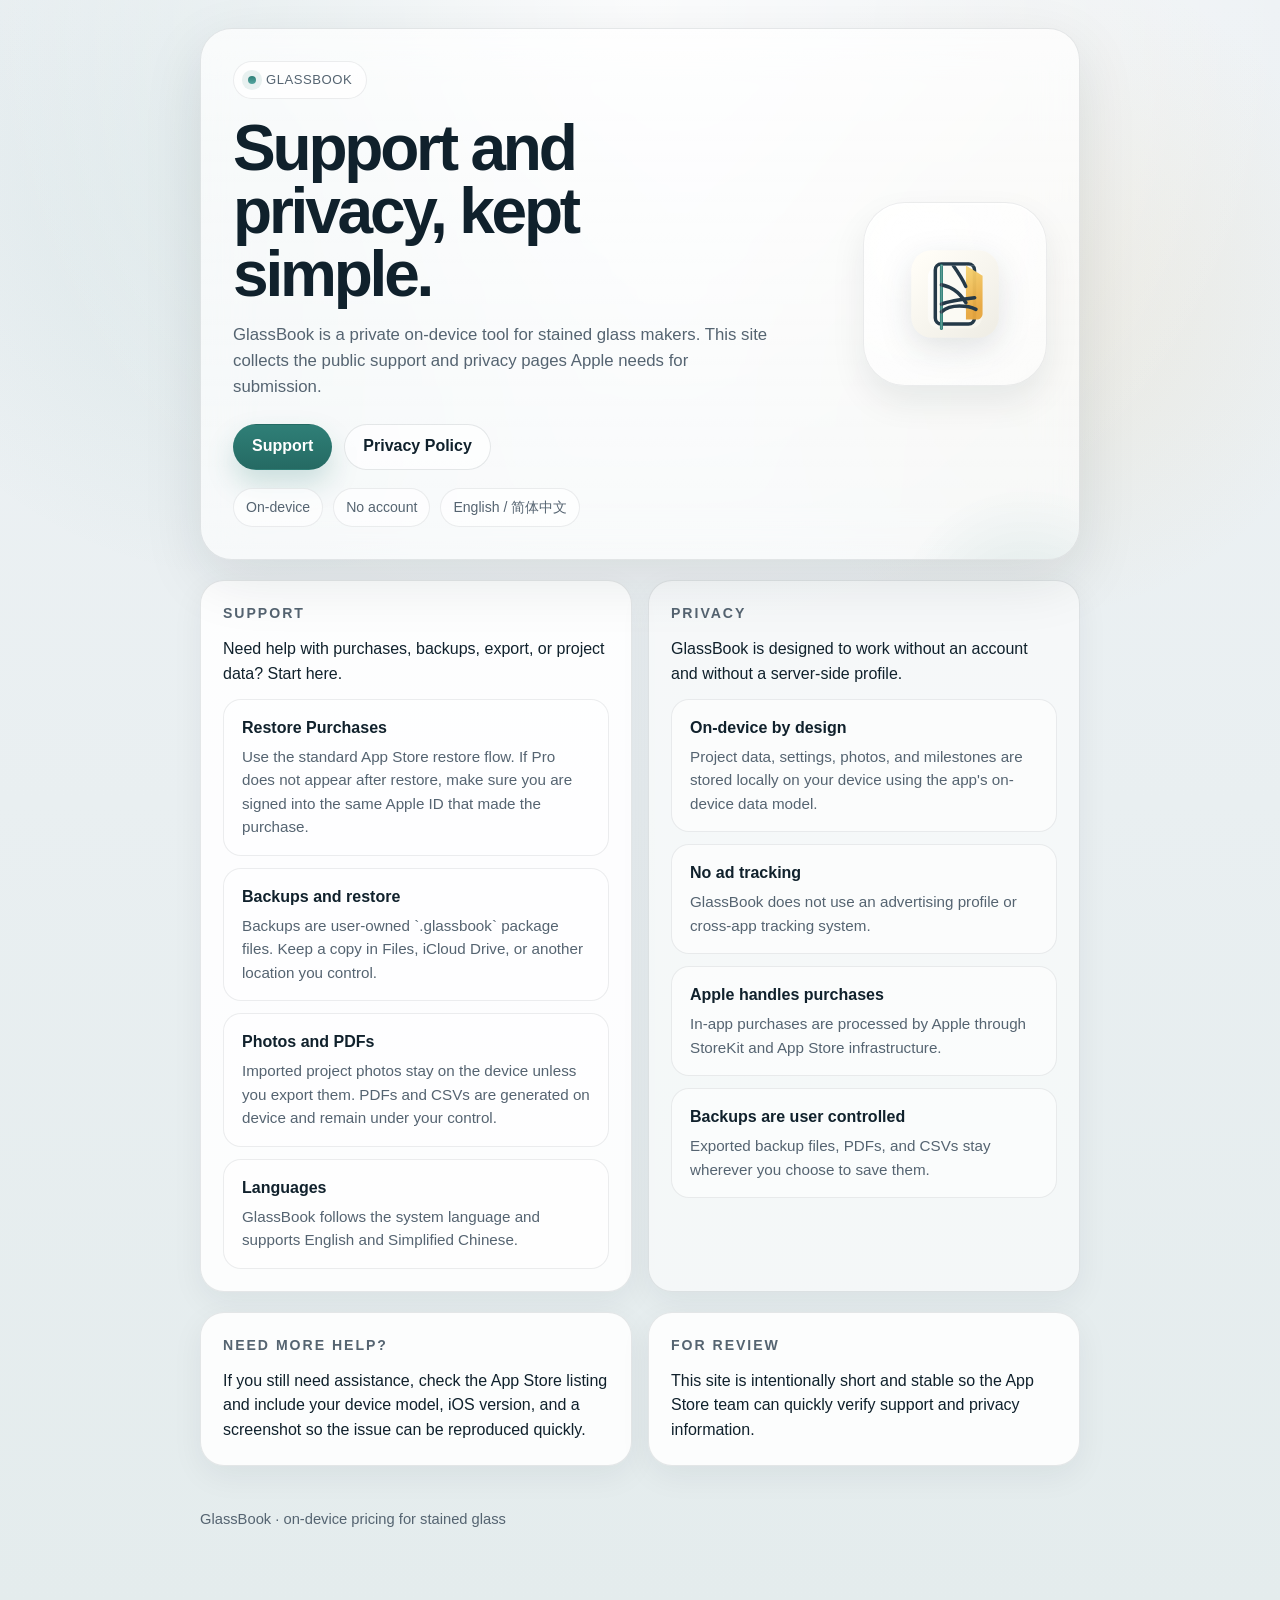
<file: index.html>
<!doctype html>
<html lang="en">
  <head>
    <meta charset="utf-8" />
    <meta name="viewport" content="width=device-width, initial-scale=1" />
    <title>GlassBook Support</title>
    <meta name="description" content="GlassBook support and privacy pages." />
    <link rel="stylesheet" href="assets/styles.css" />
  </head>
  <body>
    <main class="shell">
      <section class="hero split">
        <div>
          <div class="eyebrow">GlassBook</div>
          <h1>Support and privacy, kept simple.</h1>
          <p class="lede">
            GlassBook is a private on-device tool for stained glass makers. This site collects
            the public support and privacy pages Apple needs for submission.
          </p>
          <div class="hero-actions">
            <a class="button primary" href="support/">Support</a>
            <a class="button secondary" href="privacy/">Privacy Policy</a>
          </div>
          <div class="crumbs">
            <span class="chip">On-device</span>
            <span class="chip">No account</span>
            <span class="chip">English / 简体中文</span>
          </div>
        </div>
        <div class="brand-mark" aria-hidden="true">
          <img src="assets/brand-icon.svg" alt="" />
        </div>
      </section>

      <section class="grid two section">
        <article class="card">
          <div class="section-title">Support</div>
          <div class="stack">
            <p>Need help with purchases, backups, export, or project data? Start here.</p>
            <div class="list">
              <div class="item">
                <strong>Restore Purchases</strong>
                <div class="muted small">
                  Use the standard App Store restore flow. If Pro does not appear after restore,
                  make sure you are signed into the same Apple ID that made the purchase.
                </div>
              </div>
              <div class="item">
                <strong>Backups and restore</strong>
                <div class="muted small">
                  Backups are user-owned `.glassbook` package files. Keep a copy in Files, iCloud
                  Drive, or another location you control.
                </div>
              </div>
              <div class="item">
                <strong>Photos and PDFs</strong>
                <div class="muted small">
                  Imported project photos stay on the device unless you export them. PDFs and CSVs
                  are generated on device and remain under your control.
                </div>
              </div>
              <div class="item">
                <strong>Languages</strong>
                <div class="muted small">
                  GlassBook follows the system language and supports English and Simplified Chinese.
                </div>
              </div>
            </div>
          </div>
        </article>

        <article class="card soft">
          <div class="section-title">Privacy</div>
          <div class="stack">
            <p>GlassBook is designed to work without an account and without a server-side profile.</p>
            <div class="list">
              <div class="item">
                <strong>On-device by design</strong>
                <div class="muted small">
                  Project data, settings, photos, and milestones are stored locally on your device
                  using the app's on-device data model.
                </div>
              </div>
              <div class="item">
                <strong>No ad tracking</strong>
                <div class="muted small">
                  GlassBook does not use an advertising profile or cross-app tracking system.
                </div>
              </div>
              <div class="item">
                <strong>Apple handles purchases</strong>
                <div class="muted small">
                  In-app purchases are processed by Apple through StoreKit and App Store infrastructure.
                </div>
              </div>
              <div class="item">
                <strong>Backups are user controlled</strong>
                <div class="muted small">
                  Exported backup files, PDFs, and CSVs stay wherever you choose to save them.
                </div>
              </div>
            </div>
          </div>
        </article>
      </section>

      <section class="section">
        <div class="grid two">
          <article class="card">
            <div class="section-title">Need more help?</div>
            <p>
              If you still need assistance, check the App Store listing and include your device
              model, iOS version, and a screenshot so the issue can be reproduced quickly.
            </p>
          </article>
          <article class="card">
            <div class="section-title">For review</div>
            <p>
              This site is intentionally short and stable so the App Store team can quickly verify
              support and privacy information.
            </p>
          </article>
        </div>
      </section>

      <div class="footer">GlassBook · on-device pricing for stained glass</div>
    </main>
  </body>
</html>
</file>
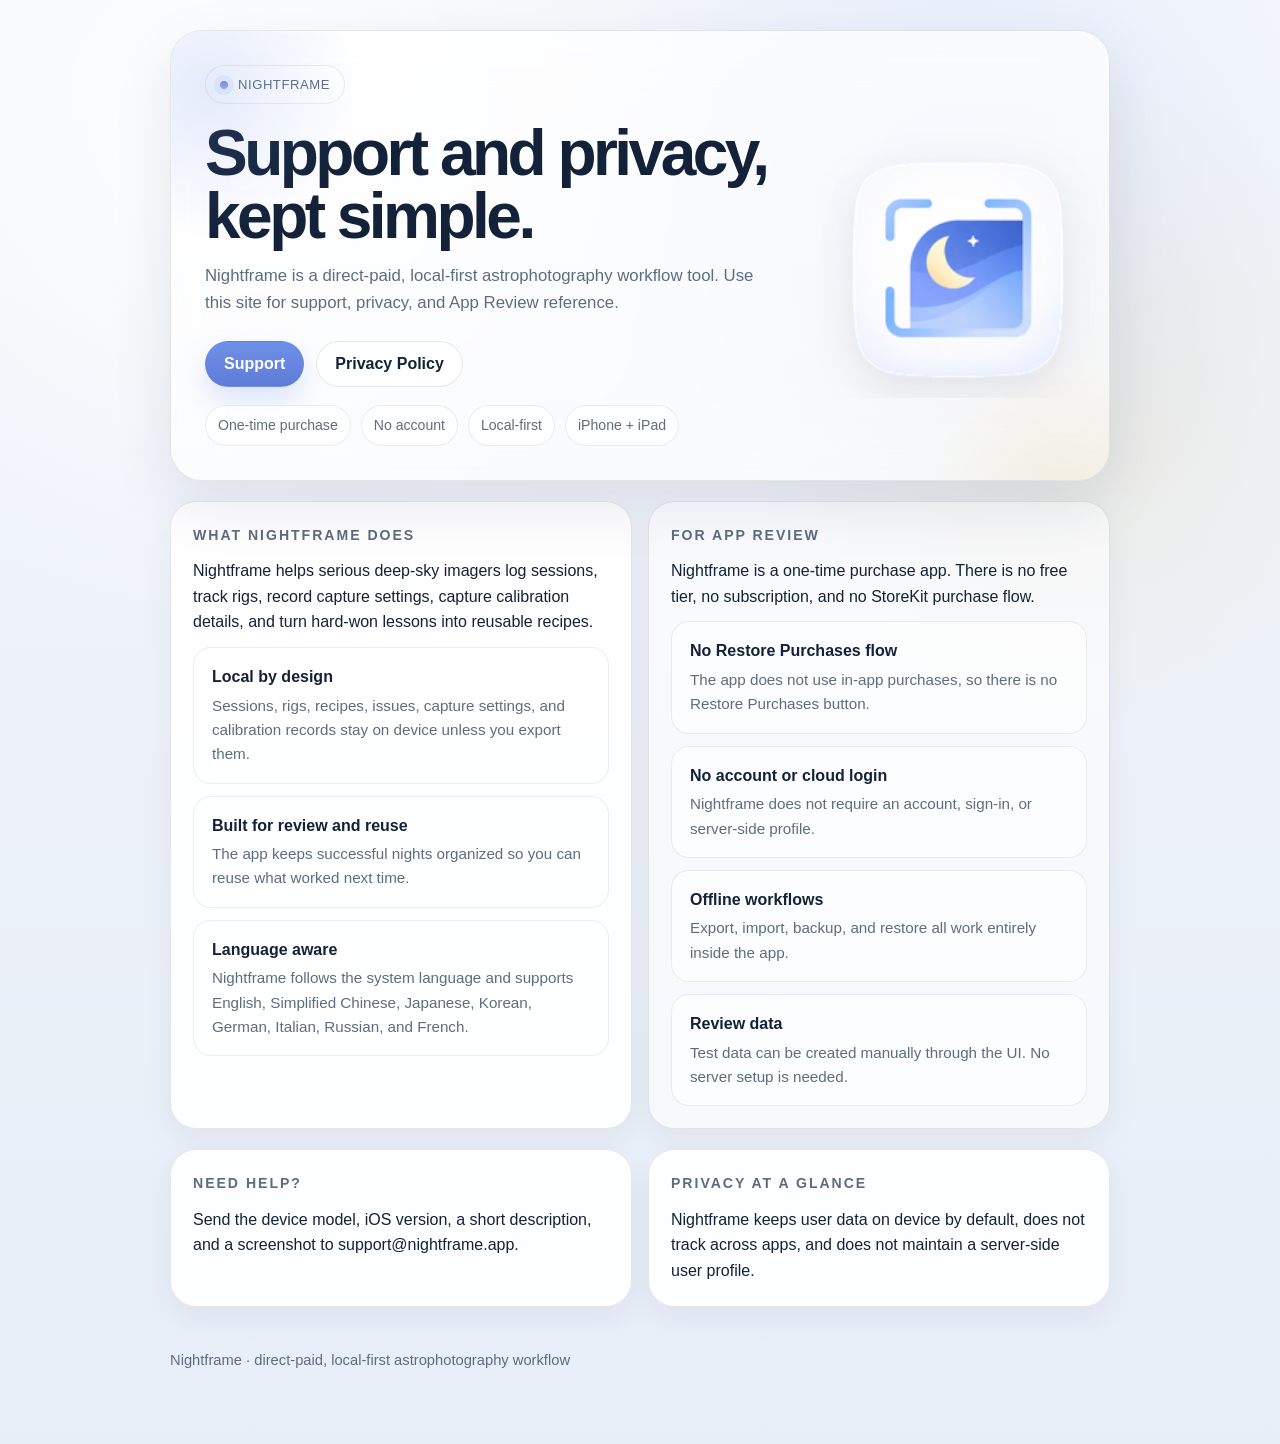
<file: nightframe/index.html>
<!doctype html>
<html lang="en">
  <head>
    <meta charset="utf-8" />
    <meta name="viewport" content="width=device-width, initial-scale=1" />
    <title>Nightframe Support</title>
    <meta
      name="description"
      content="Nightframe support and privacy information for App Store review and customers."
    />
    <link rel="stylesheet" href="assets/styles.css" />
  </head>
  <body>
    <main class="shell">
      <section class="hero split">
        <div>
          <div class="eyebrow">Nightframe</div>
          <h1>Support and privacy, kept simple.</h1>
          <p class="lede">
            Nightframe is a direct-paid, local-first astrophotography workflow tool. Use this
            site for support, privacy, and App Review reference.
          </p>
          <div class="hero-actions">
            <a class="button primary" href="support/">Support</a>
            <a class="button secondary" href="privacy/">Privacy Policy</a>
          </div>
          <div class="crumbs">
            <span class="chip">One-time purchase</span>
            <span class="chip">No account</span>
            <span class="chip">Local-first</span>
            <span class="chip">iPhone + iPad</span>
          </div>
        </div>
        <div class="brand-mark" aria-hidden="true">
          <img src="assets/nightframe-icon.png" alt="" />
        </div>
      </section>

      <section class="grid two section">
        <article class="card">
          <div class="section-title">What Nightframe does</div>
          <div class="stack">
            <p>
              Nightframe helps serious deep-sky imagers log sessions, track rigs, record capture
              settings, capture calibration details, and turn hard-won lessons into reusable
              recipes.
            </p>
            <div class="list">
              <div class="item">
                <strong>Local by design</strong>
                <div class="muted small">
                  Sessions, rigs, recipes, issues, capture settings, and calibration records stay
                  on device unless you export them.
                </div>
              </div>
              <div class="item">
                <strong>Built for review and reuse</strong>
                <div class="muted small">
                  The app keeps successful nights organized so you can reuse what worked next time.
                </div>
              </div>
              <div class="item">
                <strong>Language aware</strong>
                <div class="muted small">
                  Nightframe follows the system language and supports English, Simplified Chinese,
                  Japanese, Korean, German, Italian, Russian, and French.
                </div>
              </div>
            </div>
          </div>
        </article>

        <article class="card soft">
          <div class="section-title">For App Review</div>
          <div class="stack">
            <p>
              Nightframe is a one-time purchase app. There is no free tier, no subscription, and
              no StoreKit purchase flow.
            </p>
            <div class="list">
              <div class="item">
                <strong>No Restore Purchases flow</strong>
                <div class="muted small">
                  The app does not use in-app purchases, so there is no Restore Purchases button.
                </div>
              </div>
              <div class="item">
                <strong>No account or cloud login</strong>
                <div class="muted small">
                  Nightframe does not require an account, sign-in, or server-side profile.
                </div>
              </div>
              <div class="item">
                <strong>Offline workflows</strong>
                <div class="muted small">
                  Export, import, backup, and restore all work entirely inside the app.
                </div>
              </div>
              <div class="item">
                <strong>Review data</strong>
                <div class="muted small">
                  Test data can be created manually through the UI. No server setup is needed.
                </div>
              </div>
            </div>
          </div>
        </article>
      </section>

      <section class="section">
        <div class="grid two">
          <article class="card">
            <div class="section-title">Need help?</div>
            <p>
              Send the device model, iOS version, a short description, and a screenshot to
              support@nightframe.app.
            </p>
          </article>
          <article class="card">
            <div class="section-title">Privacy at a glance</div>
            <p>
              Nightframe keeps user data on device by default, does not track across apps, and
              does not maintain a server-side user profile.
            </p>
          </article>
        </div>
      </section>

      <div class="footer">Nightframe · direct-paid, local-first astrophotography workflow</div>
    </main>
  </body>
</html>
</file>
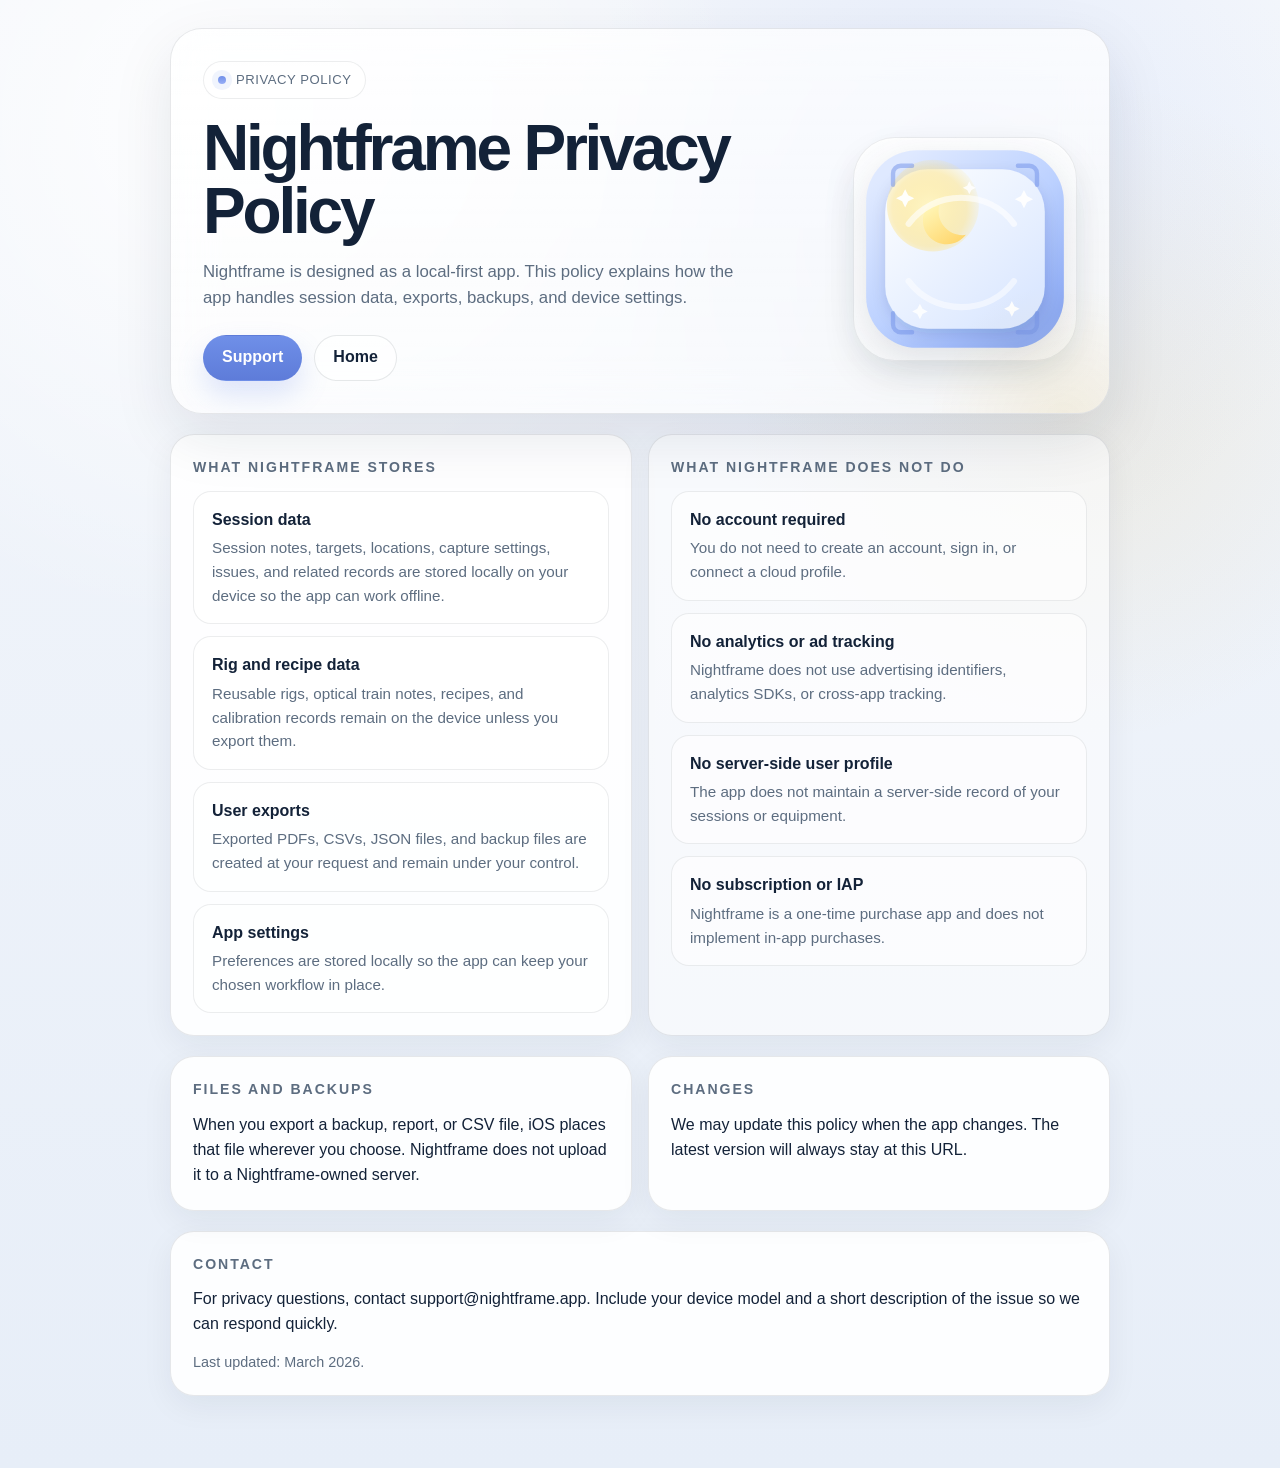
<file: privacy/index.html>
<!doctype html>
<html lang="en">
  <head>
    <meta charset="utf-8" />
    <meta name="viewport" content="width=device-width, initial-scale=1" />
    <title>Nightframe Privacy Policy</title>
    <meta name="description" content="Nightframe privacy policy and data handling summary." />
    <link rel="stylesheet" href="../assets/styles.css" />
    <style>
      :root {
        --bg: #f3f6fb;
        --bg-2: #e7eef8;
        --card: rgba(255, 255, 255, 0.72);
        --card-strong: rgba(255, 255, 255, 0.9);
        --text: #132238;
        --muted: #5d6d80;
        --accent: #6f8fe8;
        --accent-2: #d7b86b;
        --line: rgba(19, 34, 56, 0.1);
        --shadow: 0 22px 60px rgba(19, 34, 56, 0.1);
        --max: 980px;
      }
      body {
        background:
          radial-gradient(circle at 18% 8%, rgba(255, 255, 255, 0.9), transparent 30%),
          radial-gradient(circle at 75% 12%, rgba(158, 185, 255, 0.18), transparent 24%),
          radial-gradient(circle at 84% 28%, rgba(215, 184, 107, 0.16), transparent 22%),
          linear-gradient(180deg, var(--bg), var(--bg-2));
      }
      .hero::before {
        background: radial-gradient(circle, rgba(111, 143, 232, 0.18), transparent 70%);
      }
      .hero::after {
        background: radial-gradient(circle, rgba(215, 184, 107, 0.16), transparent 68%);
      }
      .eyebrow::before {
        background: linear-gradient(180deg, #6f8fe8, #97aef7);
        box-shadow: 0 0 0 6px rgba(111, 143, 232, 0.1);
      }
      .button.primary {
        background: linear-gradient(180deg, #6f8fe8, #5e7cd9);
        box-shadow: 0 14px 28px rgba(111, 143, 232, 0.22);
      }
      .brand-mark {
        width: 224px;
        height: 224px;
      }
      .brand-mark img {
        width: 100%;
        height: 100%;
        object-fit: contain;
        filter: drop-shadow(0 12px 18px rgba(19, 34, 56, 0.12));
      }
    </style>
  </head>
  <body>
    <main class="shell">
      <section class="hero">
        <div class="eyebrow">Privacy Policy</div>
        <div class="split">
          <div>
            <h1>Nightframe Privacy Policy</h1>
            <p class="lede">
              Nightframe is designed as a local-first app. This policy explains how the app
              handles session data, exports, backups, and device settings.
            </p>
            <div class="hero-actions">
              <a class="button primary" href="../support/">Support</a>
              <a class="button secondary" href="../">Home</a>
            </div>
          </div>
          <div class="brand-mark" aria-hidden="true">
            <img src="../assets/nightframe-mark.svg" alt="" />
          </div>
        </div>
      </section>

      <section class="grid two section">
        <article class="card">
          <div class="section-title">What Nightframe stores</div>
          <div class="list">
            <div class="item">
              <strong>Session data</strong>
              <div class="muted small">
                Session notes, targets, locations, capture settings, issues, and related records
                are stored locally on your device so the app can work offline.
              </div>
            </div>
            <div class="item">
              <strong>Rig and recipe data</strong>
              <div class="muted small">
                Reusable rigs, optical train notes, recipes, and calibration records remain on the
                device unless you export them.
              </div>
            </div>
            <div class="item">
              <strong>User exports</strong>
              <div class="muted small">
                Exported PDFs, CSVs, JSON files, and backup files are created at your request and
                remain under your control.
              </div>
            </div>
            <div class="item">
              <strong>App settings</strong>
              <div class="muted small">
                Preferences are stored locally so the app can keep your chosen workflow in place.
              </div>
            </div>
          </div>
        </article>

        <article class="card soft">
          <div class="section-title">What Nightframe does not do</div>
          <div class="list">
            <div class="item">
              <strong>No account required</strong>
              <div class="muted small">
                You do not need to create an account, sign in, or connect a cloud profile.
              </div>
            </div>
            <div class="item">
              <strong>No analytics or ad tracking</strong>
              <div class="muted small">
                Nightframe does not use advertising identifiers, analytics SDKs, or cross-app
                tracking.
              </div>
            </div>
            <div class="item">
              <strong>No server-side user profile</strong>
              <div class="muted small">
                The app does not maintain a server-side record of your sessions or equipment.
              </div>
            </div>
            <div class="item">
              <strong>No subscription or IAP</strong>
              <div class="muted small">
                Nightframe is a one-time purchase app and does not implement in-app purchases.
              </div>
            </div>
          </div>
        </article>
      </section>

      <section class="grid two section">
        <article class="card">
          <div class="section-title">Files and backups</div>
          <p>
            When you export a backup, report, or CSV file, iOS places that file wherever you
            choose. Nightframe does not upload it to a Nightframe-owned server.
          </p>
        </article>
        <article class="card">
          <div class="section-title">Changes</div>
          <p>
            We may update this policy when the app changes. The latest version will always stay at
            this URL.
          </p>
        </article>
      </section>

      <section class="section">
        <div class="card">
          <div class="section-title">Contact</div>
          <p>
            For privacy questions, contact <a href="mailto:support@nightframe.app">support@nightframe.app</a>.
            Include your device model and a short description of the issue so we can respond
            quickly.
          </p>
          <p class="footnote">Last updated: March 2026.</p>
        </div>
      </section>
    </main>
  </body>
</html>
</file>
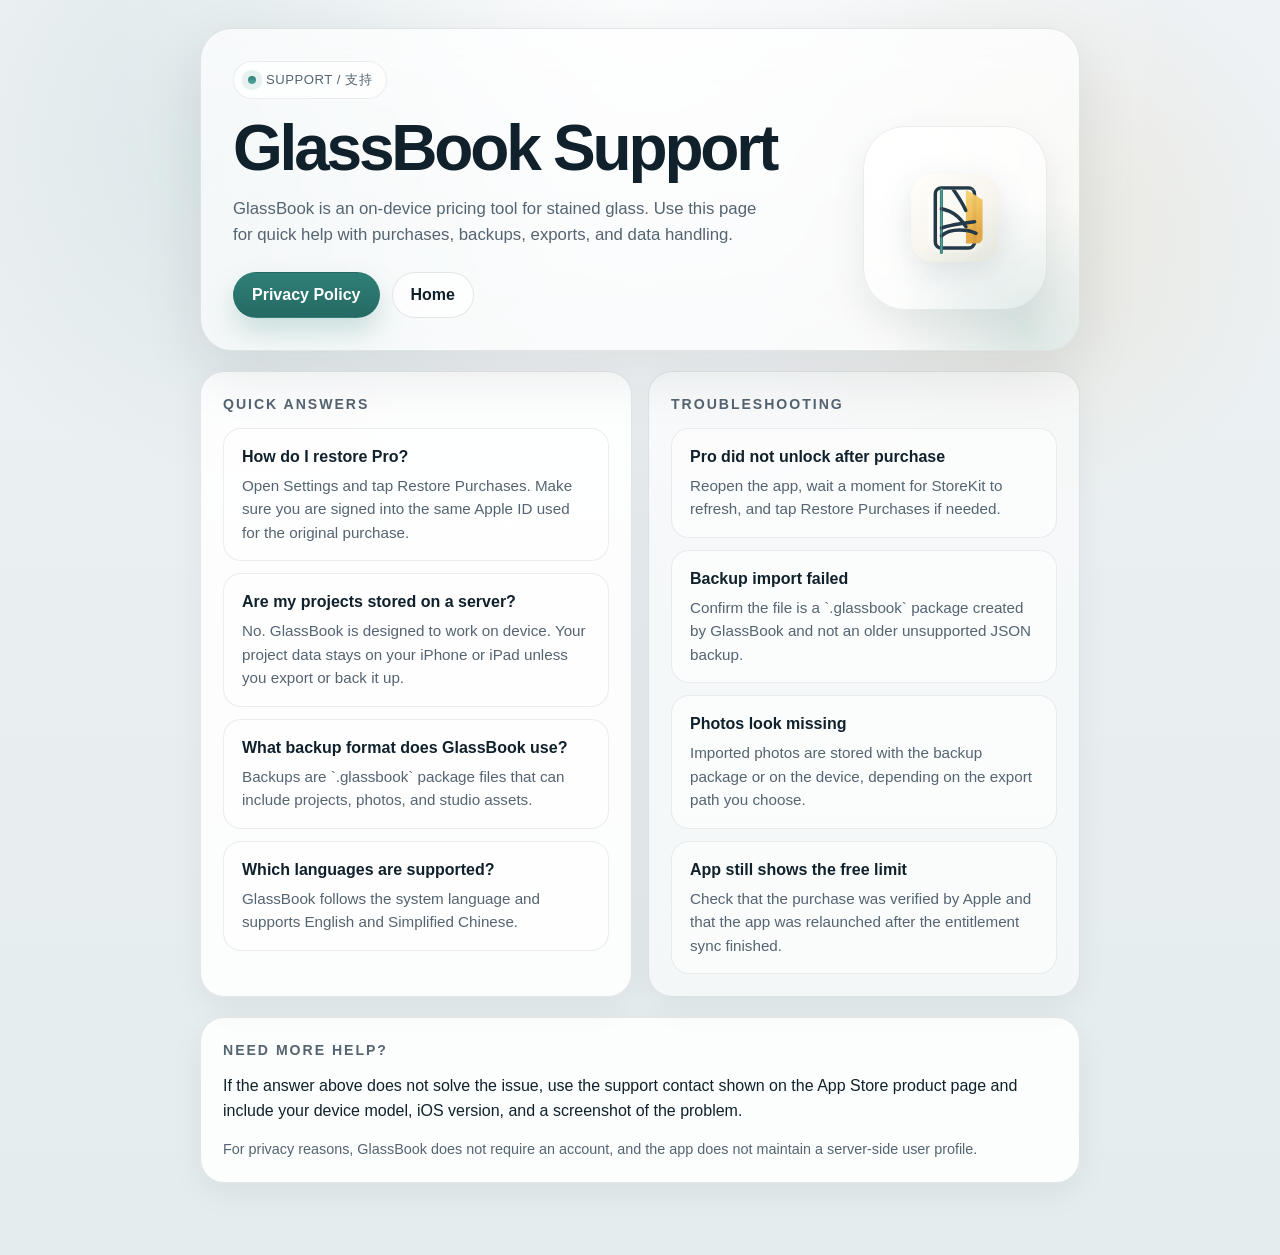
<file: support/index.html>
<!doctype html>
<html lang="en">
  <head>
    <meta charset="utf-8" />
    <meta name="viewport" content="width=device-width, initial-scale=1" />
    <title>GlassBook Support</title>
    <meta name="description" content="GlassBook support information and common questions." />
    <link rel="stylesheet" href="../assets/styles.css" />
  </head>
  <body>
    <main class="shell">
      <section class="hero">
        <div class="eyebrow">Support / 支持</div>
        <div class="split">
          <div>
            <h1>GlassBook Support</h1>
            <p class="lede">
              GlassBook is an on-device pricing tool for stained glass. Use this page for quick
              help with purchases, backups, exports, and data handling.
            </p>
            <div class="hero-actions">
              <a class="button primary" href="../privacy/">Privacy Policy</a>
              <a class="button secondary" href="../">Home</a>
            </div>
          </div>
          <div class="brand-mark" aria-hidden="true">
            <img src="../assets/brand-icon.svg" alt="" />
          </div>
        </div>
      </section>

      <section class="grid two section">
        <article class="card">
          <div class="section-title">Quick answers</div>
          <div class="list">
            <div class="item">
              <strong>How do I restore Pro?</strong>
              <div class="muted small">
                Open Settings and tap Restore Purchases. Make sure you are signed into the same
                Apple ID used for the original purchase.
              </div>
            </div>
            <div class="item">
              <strong>Are my projects stored on a server?</strong>
              <div class="muted small">
                No. GlassBook is designed to work on device. Your project data stays on your
                iPhone or iPad unless you export or back it up.
              </div>
            </div>
            <div class="item">
              <strong>What backup format does GlassBook use?</strong>
              <div class="muted small">
                Backups are `.glassbook` package files that can include projects, photos, and
                studio assets.
              </div>
            </div>
            <div class="item">
              <strong>Which languages are supported?</strong>
              <div class="muted small">
                GlassBook follows the system language and supports English and Simplified
                Chinese.
              </div>
            </div>
          </div>
        </article>

        <article class="card soft">
          <div class="section-title">Troubleshooting</div>
          <div class="list">
            <div class="item">
              <strong>Pro did not unlock after purchase</strong>
              <div class="muted small">
                Reopen the app, wait a moment for StoreKit to refresh, and tap Restore Purchases if
                needed.
              </div>
            </div>
            <div class="item">
              <strong>Backup import failed</strong>
              <div class="muted small">
                Confirm the file is a `.glassbook` package created by GlassBook and not an older
                unsupported JSON backup.
              </div>
            </div>
            <div class="item">
              <strong>Photos look missing</strong>
              <div class="muted small">
                Imported photos are stored with the backup package or on the device, depending on
                the export path you choose.
              </div>
            </div>
            <div class="item">
              <strong>App still shows the free limit</strong>
              <div class="muted small">
                Check that the purchase was verified by Apple and that the app was relaunched after
                the entitlement sync finished.
              </div>
            </div>
          </div>
        </article>
      </section>

      <section class="section">
        <div class="card">
          <div class="section-title">Need more help?</div>
          <p>
            If the answer above does not solve the issue, use the support contact shown on the App
            Store product page and include your device model, iOS version, and a screenshot of the
            problem.
          </p>
          <p class="footnote">
            For privacy reasons, GlassBook does not require an account, and the app does not
            maintain a server-side user profile.
          </p>
        </div>
      </section>
    </main>
  </body>
</html>
</file>
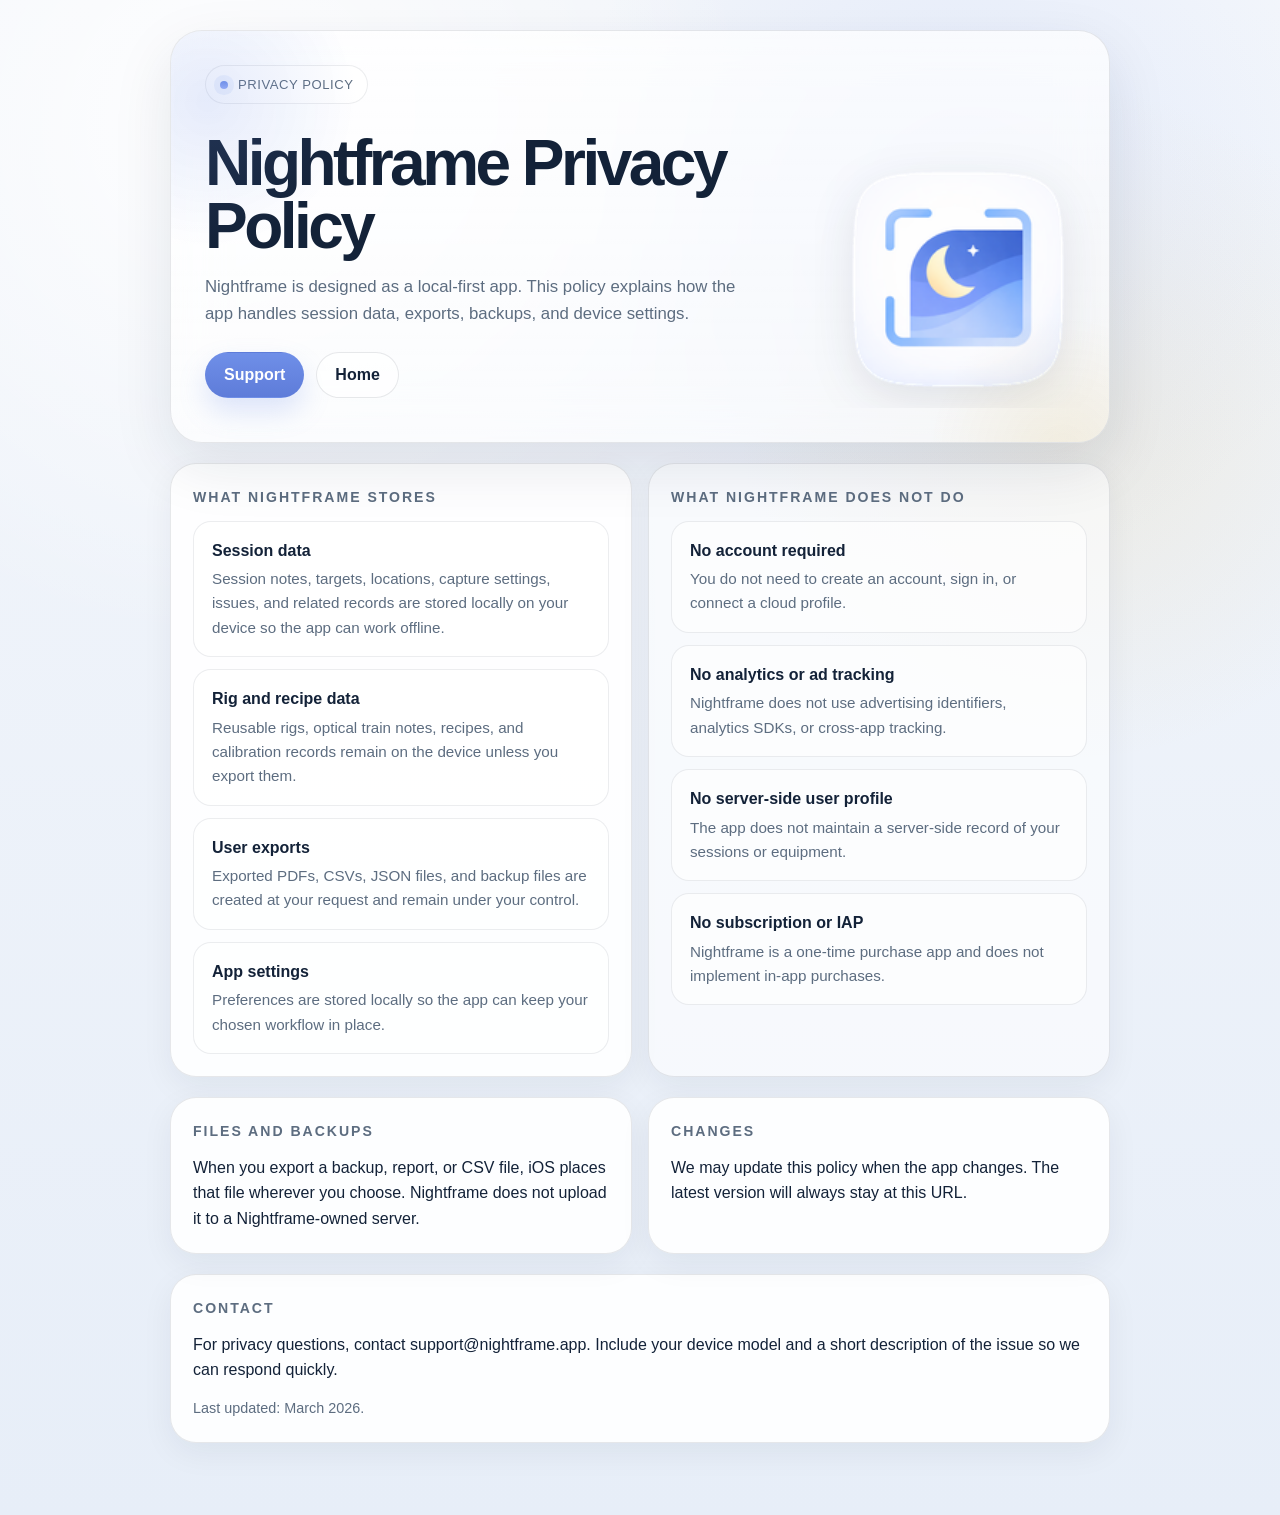
<file: nightframe/privacy/index.html>
<!doctype html>
<html lang="en">
  <head>
    <meta charset="utf-8" />
    <meta name="viewport" content="width=device-width, initial-scale=1" />
    <title>Nightframe Privacy Policy</title>
    <meta name="description" content="Nightframe privacy policy and data handling summary." />
    <link rel="stylesheet" href="../assets/styles.css" />
  </head>
  <body>
    <main class="shell">
      <section class="hero">
        <div class="eyebrow">Privacy Policy</div>
        <div class="split">
          <div>
            <h1>Nightframe Privacy Policy</h1>
            <p class="lede">
              Nightframe is designed as a local-first app. This policy explains how the app
              handles session data, exports, backups, and device settings.
            </p>
            <div class="hero-actions">
              <a class="button primary" href="../support/">Support</a>
              <a class="button secondary" href="../">Home</a>
            </div>
          </div>
          <div class="brand-mark" aria-hidden="true">
            <img src="../assets/nightframe-icon.png" alt="" />
          </div>
        </div>
      </section>

      <section class="grid two section">
        <article class="card">
          <div class="section-title">What Nightframe stores</div>
          <div class="list">
            <div class="item">
              <strong>Session data</strong>
              <div class="muted small">
                Session notes, targets, locations, capture settings, issues, and related records
                are stored locally on your device so the app can work offline.
              </div>
            </div>
            <div class="item">
              <strong>Rig and recipe data</strong>
              <div class="muted small">
                Reusable rigs, optical train notes, recipes, and calibration records remain on the
                device unless you export them.
              </div>
            </div>
            <div class="item">
              <strong>User exports</strong>
              <div class="muted small">
                Exported PDFs, CSVs, JSON files, and backup files are created at your request and
                remain under your control.
              </div>
            </div>
            <div class="item">
              <strong>App settings</strong>
              <div class="muted small">
                Preferences are stored locally so the app can keep your chosen workflow in place.
              </div>
            </div>
          </div>
        </article>

        <article class="card soft">
          <div class="section-title">What Nightframe does not do</div>
          <div class="list">
            <div class="item">
              <strong>No account required</strong>
              <div class="muted small">
                You do not need to create an account, sign in, or connect a cloud profile.
              </div>
            </div>
            <div class="item">
              <strong>No analytics or ad tracking</strong>
              <div class="muted small">
                Nightframe does not use advertising identifiers, analytics SDKs, or cross-app
                tracking.
              </div>
            </div>
            <div class="item">
              <strong>No server-side user profile</strong>
              <div class="muted small">
                The app does not maintain a server-side record of your sessions or equipment.
              </div>
            </div>
            <div class="item">
              <strong>No subscription or IAP</strong>
              <div class="muted small">
                Nightframe is a one-time purchase app and does not implement in-app purchases.
              </div>
            </div>
          </div>
        </article>
      </section>

      <section class="grid two section">
        <article class="card">
          <div class="section-title">Files and backups</div>
          <p>
            When you export a backup, report, or CSV file, iOS places that file wherever you
            choose. Nightframe does not upload it to a Nightframe-owned server.
          </p>
        </article>
        <article class="card">
          <div class="section-title">Changes</div>
          <p>
            We may update this policy when the app changes. The latest version will always stay at
            this URL.
          </p>
        </article>
      </section>

      <section class="section">
        <div class="card">
          <div class="section-title">Contact</div>
          <p>
            For privacy questions, contact <a href="mailto:support@nightframe.app">support@nightframe.app</a>.
            Include your device model and a short description of the issue so we can respond
            quickly.
          </p>
          <p class="footnote">Last updated: March 2026.</p>
        </div>
      </section>
    </main>
  </body>
</html>
</file>
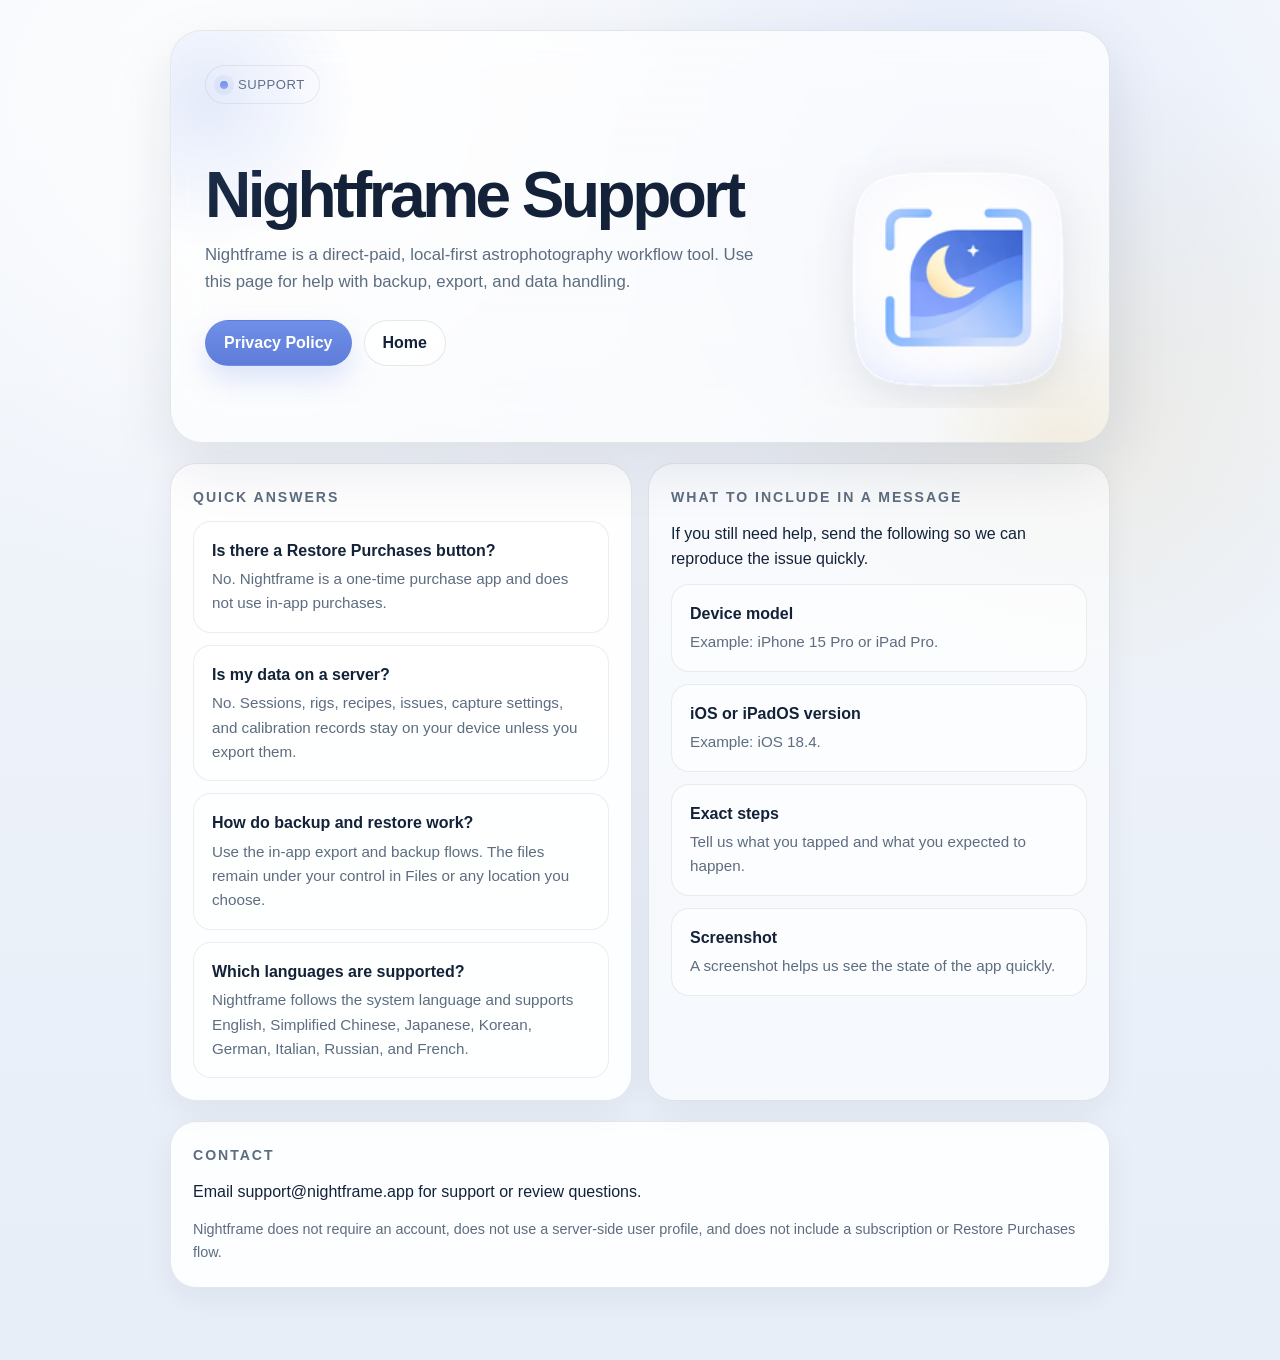
<file: nightframe/support/index.html>
<!doctype html>
<html lang="en">
  <head>
    <meta charset="utf-8" />
    <meta name="viewport" content="width=device-width, initial-scale=1" />
    <title>Nightframe Support</title>
    <meta
      name="description"
      content="Nightframe support information, common questions, and contact details."
    />
    <link rel="stylesheet" href="../assets/styles.css" />
  </head>
  <body>
    <main class="shell">
      <section class="hero">
        <div class="eyebrow">Support</div>
        <div class="split">
          <div>
            <h1>Nightframe Support</h1>
            <p class="lede">
              Nightframe is a direct-paid, local-first astrophotography workflow tool. Use this
              page for help with backup, export, and data handling.
            </p>
            <div class="hero-actions">
              <a class="button primary" href="../privacy/">Privacy Policy</a>
              <a class="button secondary" href="../">Home</a>
            </div>
          </div>
          <div class="brand-mark" aria-hidden="true">
            <img src="../assets/nightframe-icon.png" alt="" />
          </div>
        </div>
      </section>

      <section class="grid two section">
        <article class="card">
          <div class="section-title">Quick answers</div>
          <div class="list">
            <div class="item">
              <strong>Is there a Restore Purchases button?</strong>
              <div class="muted small">
                No. Nightframe is a one-time purchase app and does not use in-app purchases.
              </div>
            </div>
            <div class="item">
              <strong>Is my data on a server?</strong>
              <div class="muted small">
                No. Sessions, rigs, recipes, issues, capture settings, and calibration records
                stay on your device unless you export them.
              </div>
            </div>
            <div class="item">
              <strong>How do backup and restore work?</strong>
              <div class="muted small">
                Use the in-app export and backup flows. The files remain under your control in
                Files or any location you choose.
              </div>
            </div>
            <div class="item">
              <strong>Which languages are supported?</strong>
              <div class="muted small">
                Nightframe follows the system language and supports English, Simplified Chinese,
                Japanese, Korean, German, Italian, Russian, and French.
              </div>
            </div>
          </div>
        </article>

        <article class="card soft">
          <div class="section-title">What to include in a message</div>
          <div class="stack">
            <p>
              If you still need help, send the following so we can reproduce the issue quickly.
            </p>
            <div class="list">
              <div class="item">
                <strong>Device model</strong>
                <div class="muted small">Example: iPhone 15 Pro or iPad Pro.</div>
              </div>
              <div class="item">
                <strong>iOS or iPadOS version</strong>
                <div class="muted small">Example: iOS 18.4.</div>
              </div>
              <div class="item">
                <strong>Exact steps</strong>
                <div class="muted small">Tell us what you tapped and what you expected to happen.</div>
              </div>
              <div class="item">
                <strong>Screenshot</strong>
                <div class="muted small">A screenshot helps us see the state of the app quickly.</div>
              </div>
            </div>
          </div>
        </article>
      </section>

      <section class="section">
        <div class="card">
          <div class="section-title">Contact</div>
          <p>
            Email <a href="mailto:support@nightframe.app">support@nightframe.app</a> for support
            or review questions.
          </p>
          <p class="footnote">
            Nightframe does not require an account, does not use a server-side user profile, and
            does not include a subscription or Restore Purchases flow.
          </p>
        </div>
      </section>
    </main>
  </body>
</html>
</file>
<file: assets/styles.css>
:root {
  color-scheme: light;
  --bg: #eef2f5;
  --bg-2: #e4eced;
  --card: rgba(255, 255, 255, 0.72);
  --card-strong: rgba(255, 255, 255, 0.88);
  --text: #10212c;
  --muted: #556471;
  --accent: #2f7f77;
  --accent-2: #d8a64d;
  --line: rgba(16, 33, 44, 0.10);
  --shadow: 0 20px 60px rgba(16, 33, 44, 0.10);
  --radius-xl: 32px;
  --radius-lg: 24px;
  --radius-md: 18px;
  --radius-sm: 14px;
  --max: 920px;
  --body: -apple-system, BlinkMacSystemFont, "SF Pro Display", "SF Pro Text", "Helvetica Neue", Arial, sans-serif;
}

* { box-sizing: border-box; }
html, body { min-height: 100%; }
body {
  margin: 0;
  font-family: var(--body);
  color: var(--text);
  background:
    radial-gradient(circle at top, rgba(255, 255, 255, 0.78), transparent 38%),
    radial-gradient(circle at 20% 10%, rgba(47, 127, 119, 0.10), transparent 24%),
    radial-gradient(circle at 80% 18%, rgba(216, 166, 77, 0.12), transparent 20%),
    linear-gradient(180deg, var(--bg), var(--bg-2));
  line-height: 1.55;
  -webkit-font-smoothing: antialiased;
  text-rendering: optimizeLegibility;
}

a { color: inherit; text-decoration: none; }
.shell { max-width: var(--max); margin: 0 auto; padding: 28px 20px 72px; }
.hero {
  position: relative;
  overflow: hidden;
  padding: 32px;
  background: linear-gradient(180deg, var(--card), rgba(255, 255, 255, 0.62));
  border: 1px solid var(--line);
  border-radius: var(--radius-xl);
  box-shadow: var(--shadow);
  backdrop-filter: blur(22px);
}
.hero::after {
  content: "";
  position: absolute;
  inset: auto -10% -38% auto;
  width: 280px;
  height: 280px;
  border-radius: 999px;
  background: radial-gradient(circle, rgba(47, 127, 119, 0.14), transparent 68%);
  pointer-events: none;
}
.eyebrow {
  display: inline-flex;
  align-items: center;
  gap: 10px;
  padding: 8px 14px;
  margin-bottom: 18px;
  border-radius: 999px;
  background: rgba(255, 255, 255, 0.72);
  border: 1px solid rgba(16, 33, 44, 0.08);
  color: var(--muted);
  font-size: 0.82rem;
  letter-spacing: 0.04em;
  text-transform: uppercase;
}
.eyebrow::before {
  content: "";
  width: 8px;
  height: 8px;
  border-radius: 999px;
  background: linear-gradient(180deg, var(--accent), #55a6a0);
  box-shadow: 0 0 0 6px rgba(47, 127, 119, 0.10);
}
h1, h2, h3, p { margin: 0; }
h1 {
  font-size: clamp(2.4rem, 5vw, 4.2rem);
  line-height: 0.98;
  letter-spacing: -0.05em;
}
.lede { max-width: 58ch; margin-top: 16px; color: var(--muted); font-size: 1.05rem; }
.hero-actions { display: flex; flex-wrap: wrap; gap: 12px; margin-top: 24px; }
.button {
  display: inline-flex;
  align-items: center;
  justify-content: center;
  gap: 10px;
  min-height: 46px;
  padding: 0 18px;
  border-radius: 999px;
  font-weight: 650;
  border: 1px solid transparent;
  transition: transform 120ms ease, box-shadow 120ms ease, border-color 120ms ease, background 120ms ease;
}
.button:hover { transform: translateY(-1px); }
.button.primary {
  color: white;
  background: linear-gradient(180deg, #2f7f77, #256a63);
  box-shadow: 0 14px 28px rgba(47, 127, 119, 0.22);
}
.button.secondary {
  color: var(--text);
  background: rgba(255, 255, 255, 0.64);
  border-color: rgba(16, 33, 44, 0.10);
}
.grid { display: grid; gap: 16px; margin-top: 18px; }
.grid.two { grid-template-columns: repeat(2, minmax(0, 1fr)); }
.grid.three { grid-template-columns: repeat(3, minmax(0, 1fr)); }
.card {
  padding: 22px;
  background: var(--card-strong);
  border: 1px solid var(--line);
  border-radius: var(--radius-lg);
  box-shadow: 0 10px 32px rgba(16, 33, 44, 0.06);
}
.card.soft { background: rgba(255, 255, 255, 0.56); }
.section { margin-top: 20px; }
.section-title {
  margin-bottom: 12px;
  font-size: 0.88rem;
  font-weight: 700;
  letter-spacing: 0.14em;
  text-transform: uppercase;
  color: var(--muted);
}
.stack { display: grid; gap: 12px; }
.list { display: grid; gap: 12px; }
.item {
  padding: 16px 18px;
  border-radius: var(--radius-md);
  background: rgba(255, 255, 255, 0.56);
  border: 1px solid rgba(16, 33, 44, 0.08);
}
.item strong { display: block; margin-bottom: 4px; }
.muted { color: var(--muted); }
.small { font-size: 0.95rem; }
.split {
  display: grid;
  grid-template-columns: minmax(0, 1fr) 240px;
  gap: 20px;
  align-items: center;
}
.brand-mark {
  display: grid;
  place-items: center;
  width: 184px;
  height: 184px;
  margin-left: auto;
  border-radius: 42px;
  background: radial-gradient(circle at 35% 30%, rgba(255, 255, 255, 0.96), rgba(255, 255, 255, 0.62) 62%, rgba(255, 255, 255, 0.30));
  border: 1px solid rgba(16, 33, 44, 0.08);
  box-shadow: inset 0 2px 0 rgba(255, 255, 255, 0.52), 0 16px 34px rgba(16, 33, 44, 0.08);
}
.brand-mark img,
.brand-mark svg {
  display: block;
  width: 112px;
  height: 112px;
  object-fit: contain;
  filter: drop-shadow(0 10px 16px rgba(16, 33, 44, 0.12));
}
.crumbs { display: flex; flex-wrap: wrap; gap: 10px; margin-top: 18px; }
.chip {
  padding: 8px 12px;
  border-radius: 999px;
  background: rgba(255, 255, 255, 0.64);
  border: 1px solid rgba(16, 33, 44, 0.08);
  color: var(--muted);
  font-size: 0.88rem;
}
.footer { margin-top: 24px; padding-top: 18px; color: var(--muted); font-size: 0.92rem; }
.footnote { margin-top: 14px; color: var(--muted); font-size: 0.9rem; }
@media (max-width: 860px) {
  .split, .grid.two, .grid.three { grid-template-columns: 1fr; }
  .hero { padding: 24px; }
  .brand-mark { width: 156px; height: 156px; margin: 0; }
}
@media (max-width: 560px) {
  .shell { padding-left: 14px; padding-right: 14px; }
  .hero { padding: 22px 18px; border-radius: 28px; }
  h1 { font-size: clamp(2.1rem, 10vw, 3rem); }
}
</file>
<file: nightframe/assets/styles.css>
:root {
  color-scheme: light;
  --bg: #f3f6fb;
  --bg-2: #e7eef8;
  --card: rgba(255, 255, 255, 0.72);
  --card-strong: rgba(255, 255, 255, 0.9);
  --text: #132238;
  --muted: #5d6d80;
  --accent: #6f8fe8;
  --accent-2: #d7b86b;
  --line: rgba(19, 34, 56, 0.1);
  --shadow: 0 22px 60px rgba(19, 34, 56, 0.1);
  --radius-xl: 32px;
  --radius-lg: 26px;
  --radius-md: 18px;
  --max: 980px;
  --body: -apple-system, BlinkMacSystemFont, "SF Pro Display", "SF Pro Text", "Helvetica Neue", Arial, sans-serif;
}

* { box-sizing: border-box; }
html, body { min-height: 100%; }
body {
  margin: 0;
  font-family: var(--body);
  color: var(--text);
  background:
    radial-gradient(circle at 18% 8%, rgba(255, 255, 255, 0.9), transparent 30%),
    radial-gradient(circle at 75% 12%, rgba(158, 185, 255, 0.18), transparent 24%),
    radial-gradient(circle at 84% 28%, rgba(215, 184, 107, 0.16), transparent 22%),
    linear-gradient(180deg, var(--bg), var(--bg-2));
  line-height: 1.6;
  -webkit-font-smoothing: antialiased;
  text-rendering: optimizeLegibility;
}

a { color: inherit; text-decoration: none; }
a:hover { text-decoration: underline; text-underline-offset: 0.18em; }

.shell { max-width: var(--max); margin: 0 auto; padding: 30px 20px 72px; }
.hero {
  position: relative;
  overflow: hidden;
  padding: 34px;
  background: linear-gradient(180deg, var(--card), rgba(255, 255, 255, 0.62));
  border: 1px solid var(--line);
  border-radius: var(--radius-xl);
  box-shadow: var(--shadow);
  backdrop-filter: blur(24px);
}
.hero::before {
  content: "";
  position: absolute;
  inset: -20% auto auto -12%;
  width: 300px;
  height: 300px;
  border-radius: 999px;
  background: radial-gradient(circle, rgba(111, 143, 232, 0.18), transparent 70%);
  pointer-events: none;
}
.hero::after {
  content: "";
  position: absolute;
  inset: auto -10% -36% auto;
  width: 280px;
  height: 280px;
  border-radius: 999px;
  background: radial-gradient(circle, rgba(215, 184, 107, 0.16), transparent 68%);
  pointer-events: none;
}
.eyebrow {
  display: inline-flex;
  align-items: center;
  gap: 10px;
  padding: 8px 14px;
  margin-bottom: 18px;
  border-radius: 999px;
  background: rgba(255, 255, 255, 0.74);
  border: 1px solid rgba(19, 34, 56, 0.08);
  color: var(--muted);
  font-size: 0.82rem;
  letter-spacing: 0.04em;
  text-transform: uppercase;
}
.eyebrow::before {
  content: "";
  width: 8px;
  height: 8px;
  border-radius: 999px;
  background: linear-gradient(180deg, var(--accent), #97aef7);
  box-shadow: 0 0 0 6px rgba(111, 143, 232, 0.10);
}
h1, h2, h3, p { margin: 0; }
h1 {
  font-size: clamp(2.5rem, 5vw, 4.25rem);
  line-height: 0.98;
  letter-spacing: -0.055em;
}
.lede {
  max-width: 60ch;
  margin-top: 16px;
  color: var(--muted);
  font-size: 1.05rem;
}
.hero-actions {
  display: flex;
  flex-wrap: wrap;
  gap: 12px;
  margin-top: 24px;
}
.button {
  display: inline-flex;
  align-items: center;
  justify-content: center;
  gap: 10px;
  min-height: 46px;
  padding: 0 18px;
  border-radius: 999px;
  font-weight: 650;
  border: 1px solid transparent;
  transition: transform 120ms ease, box-shadow 120ms ease, border-color 120ms ease, background 120ms ease;
}
.button:hover { transform: translateY(-1px); text-decoration: none; }
.button.primary {
  color: white;
  background: linear-gradient(180deg, #6f8fe8, #5e7cd9);
  box-shadow: 0 14px 28px rgba(111, 143, 232, 0.22);
}
.button.secondary {
  color: var(--text);
  background: rgba(255, 255, 255, 0.66);
  border-color: rgba(19, 34, 56, 0.10);
}
.grid { display: grid; gap: 16px; margin-top: 18px; }
.grid.two { grid-template-columns: repeat(2, minmax(0, 1fr)); }
.grid.three { grid-template-columns: repeat(3, minmax(0, 1fr)); }
.card {
  padding: 22px;
  background: var(--card-strong);
  border: 1px solid var(--line);
  border-radius: var(--radius-lg);
  box-shadow: 0 10px 32px rgba(19, 34, 56, 0.06);
}
.card.soft { background: rgba(255, 255, 255, 0.58); }
.section { margin-top: 20px; }
.section-title {
  margin-bottom: 12px;
  font-size: 0.88rem;
  font-weight: 700;
  letter-spacing: 0.14em;
  text-transform: uppercase;
  color: var(--muted);
}
.stack { display: grid; gap: 12px; }
.list { display: grid; gap: 12px; }
.item {
  padding: 16px 18px;
  border-radius: var(--radius-md);
  background: rgba(255, 255, 255, 0.58);
  border: 1px solid rgba(19, 34, 56, 0.08);
}
.item strong { display: block; margin-bottom: 4px; }
.muted { color: var(--muted); }
.small { font-size: 0.95rem; }
.split {
  display: grid;
  grid-template-columns: minmax(0, 1fr) 260px;
  gap: 22px;
  align-items: center;
}
.brand-mark {
  display: grid;
  place-items: center;
  width: 286px;
  height: 286px;
  margin-left: auto;
  overflow: hidden;
}
.brand-mark img,
.brand-mark svg {
  display: block;
  width: 112%;
  height: 112%;
  object-fit: contain;
  filter: drop-shadow(0 12px 22px rgba(19, 34, 56, 0.10));
}
.crumbs { display: flex; flex-wrap: wrap; gap: 10px; margin-top: 18px; }
.chip {
  padding: 8px 12px;
  border-radius: 999px;
  background: rgba(255, 255, 255, 0.66);
  border: 1px solid rgba(19, 34, 56, 0.08);
  color: var(--muted);
  font-size: 0.88rem;
}
.footer {
  margin-top: 24px;
  padding-top: 18px;
  color: var(--muted);
  font-size: 0.92rem;
}
.footnote { margin-top: 14px; color: var(--muted); font-size: 0.9rem; }

@media (max-width: 860px) {
  .split, .grid.two, .grid.three { grid-template-columns: 1fr; }
  .hero { padding: 24px; }
  .brand-mark { width: 232px; height: 232px; margin: 0; }
}
@media (max-width: 560px) {
  .shell { padding-left: 14px; padding-right: 14px; }
  .hero { padding: 22px 18px; border-radius: 28px; }
  h1 { font-size: clamp(2.2rem, 10vw, 3.1rem); }
  .brand-mark { width: 208px; height: 208px; }
}
</file>
